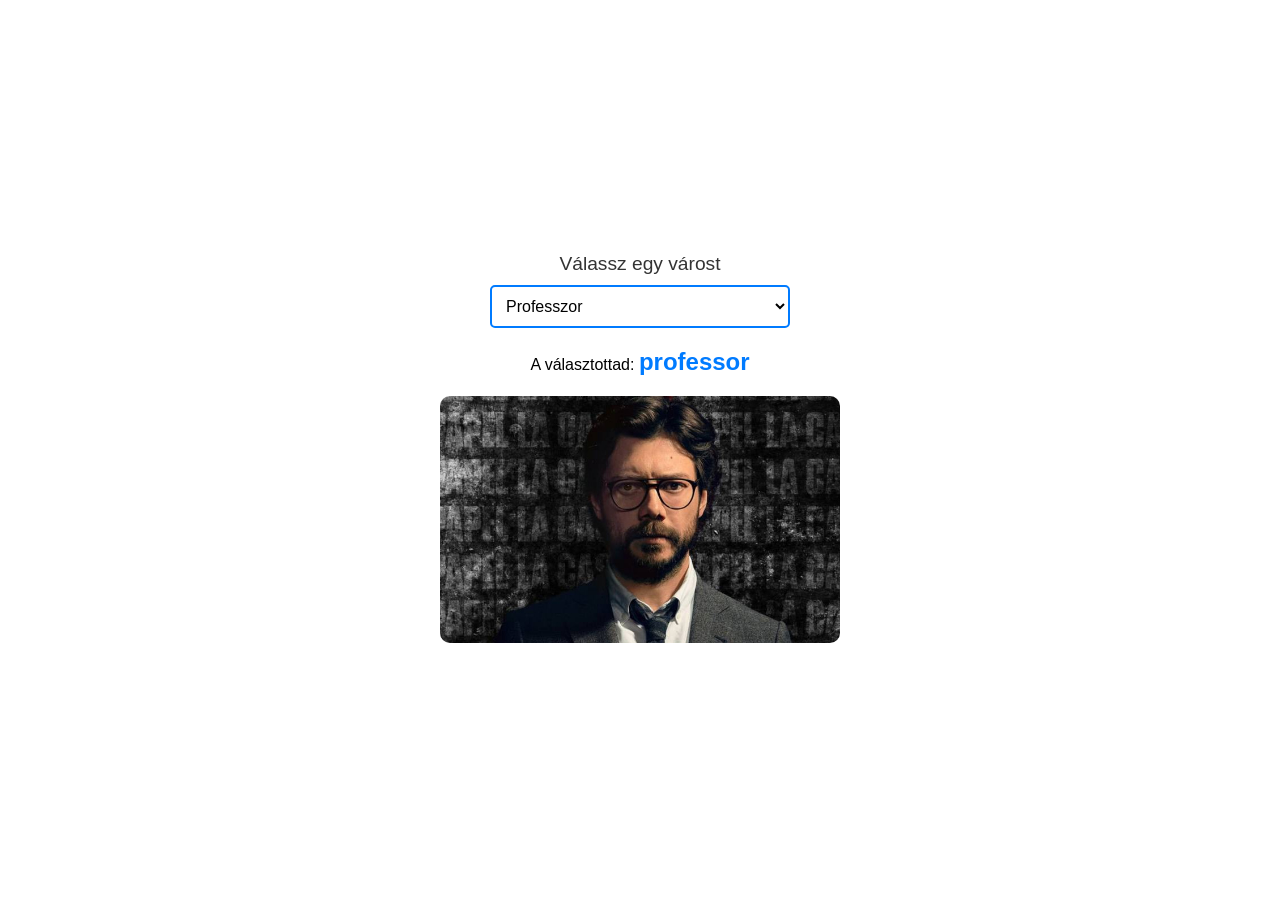
<file: 001_change_event/index.html>
<!DOCTYPE html>
<html lang="hu">

<head>
    <meta charset="UTF-8">
    <meta name="viewport" content="width=device-width, initial-scale=1.0">
    <title>Change Event</title>
    <link rel="stylesheet" href="style.css">
    <link rel="shortcut icon" href="./img/icon.svg" type="image/x-icon">
</head>

<body>
    <div class="container">
        <label for="city">Válassz egy várost</label>
        <select id="city" name="city">
            <option value="Berlin">Berlin</option>
            <option value="Tokyo">Tokyo</option>
            <option value="Rio">Rio</option>
            <option value="Nairobi">Nairobi</option>
            <option value="Lisbon">Lisszabon</option>
            <option value="Moscow">Moszkva</option>
            <option value="Denver">Denver</option>
            <option value="Stockholm">Stockholm</option>
            <option value="Helsinki">Helsinki</option>
            <option value="Professor" selected>Professzor</option>
        </select>
    </div>

    <div id="finish">
        <p>A választottad: <span id="demo">Berlin</span></p>
    
        <div id="image">
            
        </div>
    </div>

    <script src="script.js"></script>
</body>

</html>
</file>
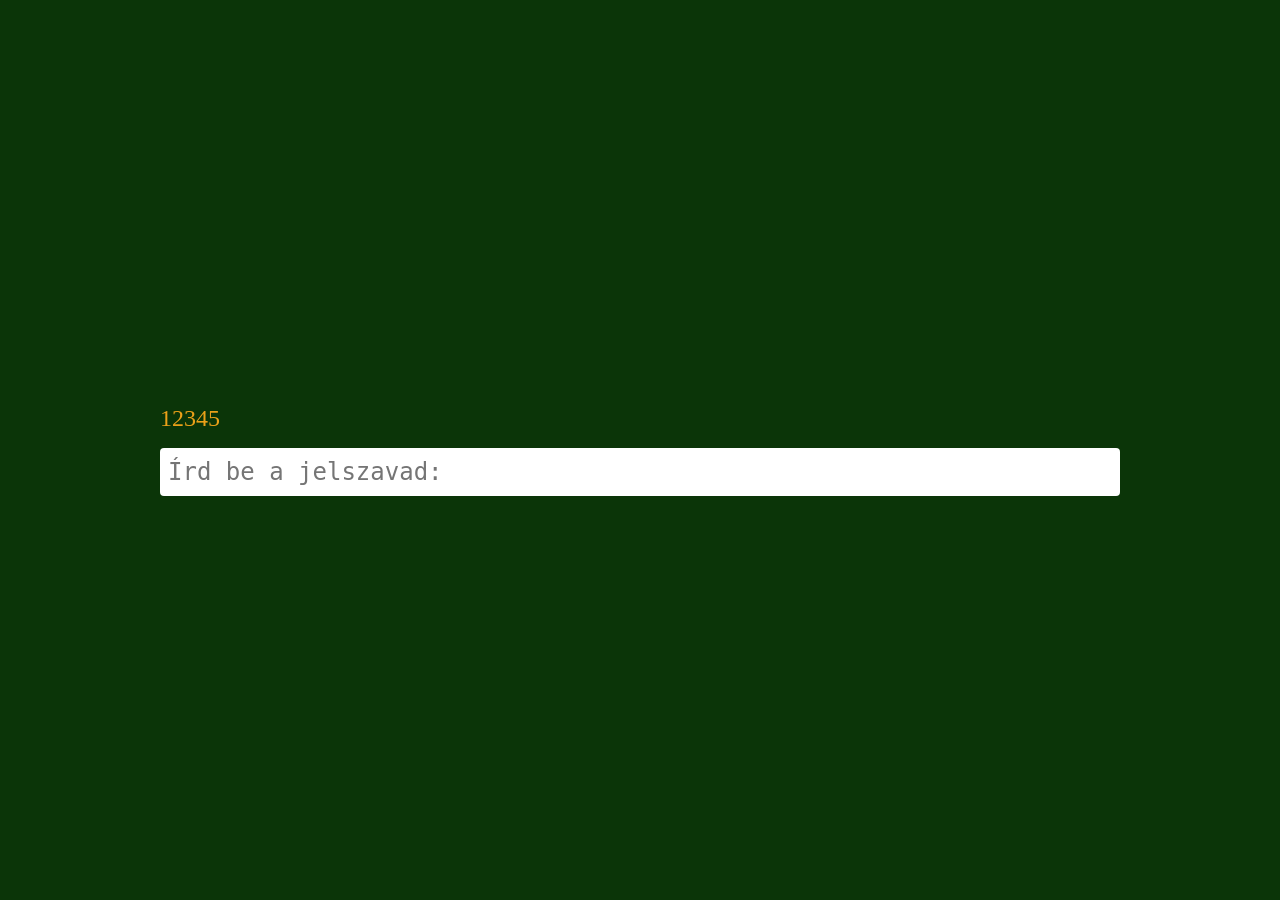
<file: 002_keypress_event/index.html>
<!DOCTYPE html>
<html lang="hu">
<head>
    <meta charset="UTF-8">
    <meta name="viewport" content="width=device-width, initial-scale=1.0">
    <title>Keypress-Keydown-Keyup event</title>
    <link rel="stylesheet" href="style.css">
</head>
<body>
    <div class="container">
        <span id="demo">12345</span>

        <textarea name="area" id="area" placeholder="Írd be a jelszavad:"></textarea>
    </div>

    <script src="script.js"></script>
</body>
</html>
</file>
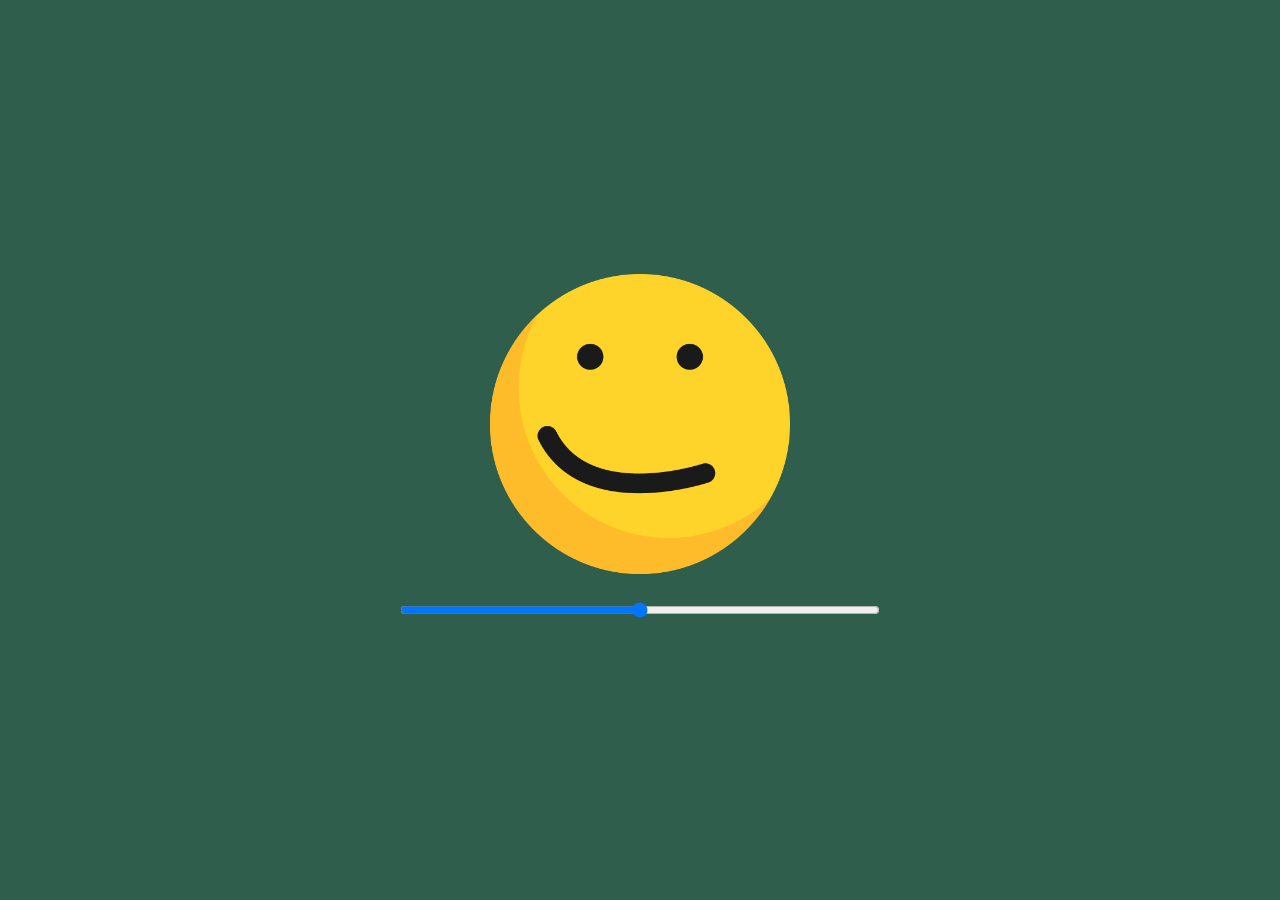
<file: 003_hangulat/index.html>
<!DOCTYPE html>
<html lang="hu">
<head>
    <meta charset="UTF-8">
    <meta name="viewport" content="width=device-width, initial-scale=1.0">
    <title>Hangulat</title>
    <link rel="stylesheet" href="style.css">
    <link rel="shortcut icon" href="./img/face.ico" type="image/x-icon">
</head>
<body>
    <div class="container">
        <img src="./img/4.png" alt="hangulat" title="hangulat" id="kep">
        <input type="range" min="0" max="6" step="1" id="csuszka">
    </div>

    <script src="./script.js">

    </script>
</body>
</html>
</file>
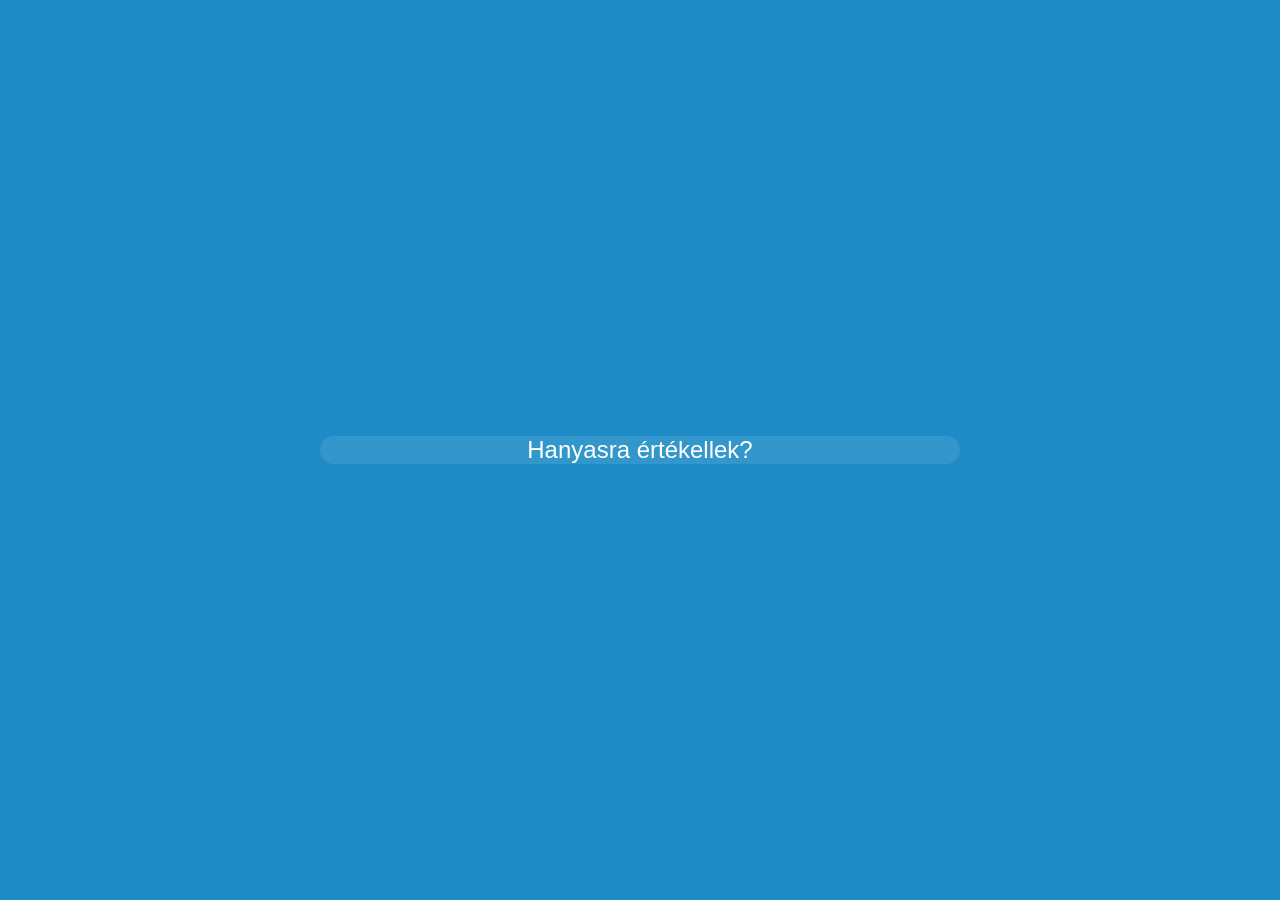
<file: 004_mouseover_event/index.html>
<!DOCTYPE html>
<html lang="hu">
<head>
    <meta charset="UTF-8">
    <meta name="viewport" content="width=device-width, initial-scale=1.0">
    <title>Mouseover - Mouseout events</title>
    <link rel="stylesheet" href="./style.css">
    <link rel="shortcut icon" href="./img/kep.jpg" type="image/x-icon">
</head>
<body>
    <div id="demo">
        <p>Hanyasra értékellek?</p>
        
    </div>

    <script src="./script.js"></script>
</body>
</html>
</file>
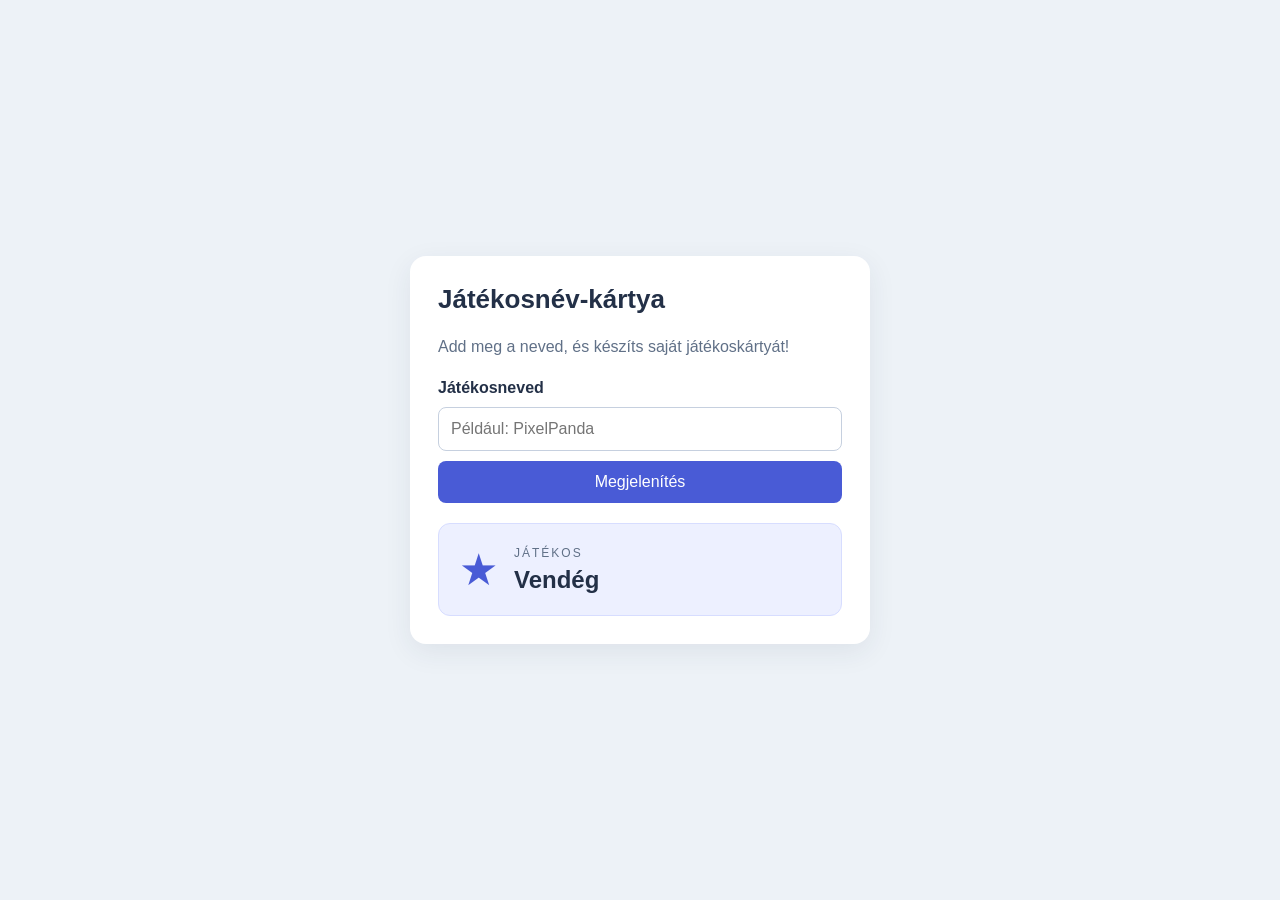
<file: 005_jatekosnev/index.html>
<!DOCTYPE html>
<html lang="hu">
<head>
    <meta charset="UTF-8">
    <meta name="viewport" content="width=device-width, initial-scale=1.0">
    <title>Játékosnév-kártya</title>
    <link rel="stylesheet" href="style.css">
</head>
<body>
    <main class="container">
        <h1>Játékosnév-kártya</h1>
        <p>Add meg a neved, és készíts saját játékoskártyát!</p>

        <div class="beallitasok">
            <label for="nev">Játékosneved</label>
            <input type="text" id="nev" placeholder="Például: PixelPanda" maxlength="20">
            <button type="button" id="gomb">Megjelenítés</button>
        </div>

        <div class="kartya">
            <span class="ikon" aria-hidden="true">★</span>
            <div>
                <p class="felirat">JÁTÉKOS</p>
                <h2 id="jatekosnev">Vendég</h2>
            </div>
        </div>
    </main>
    <script src="script.js"></script>
</body>
</html>
</file>
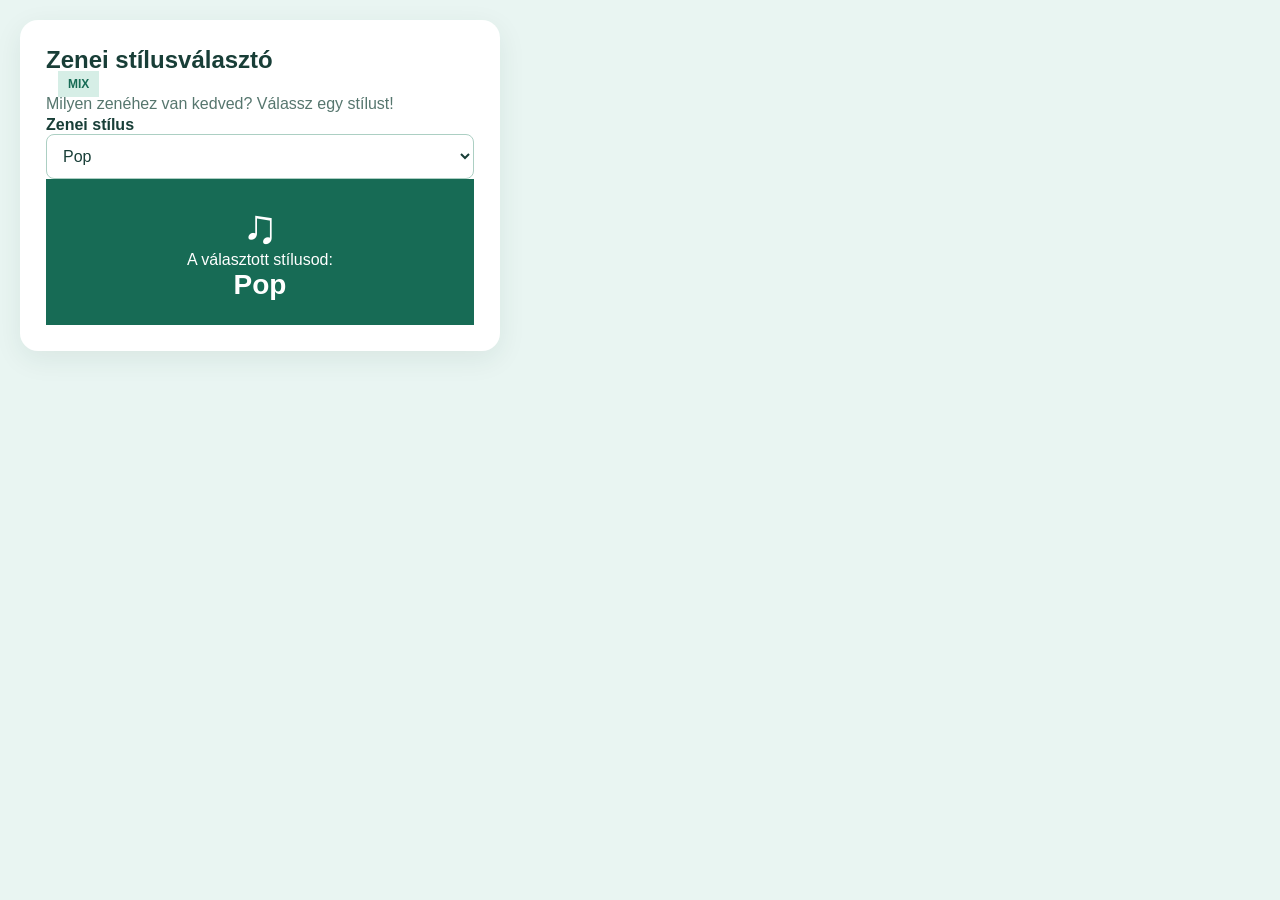
<file: 006_zenevalaszto/index.html>
<!DOCTYPE html>
<html lang="hu">
<head>
    <meta charset="UTF-8">
    <meta name="viewport" content="width=device-width, initial-scale=1.0">
    <title>Zenei stílusválasztó</title>
    <link rel="stylesheet" href="style.css">
</head>
<body>
    <main class="container">
        <header class="fejlec">
            <h1>Zenei stílusválasztó</h1>
            <span class="jelveny">MIX</span>
        </header>

        <p class="leiras">Milyen zenéhez van kedved? Válassz egy stílust!</p>

        <div class="beallitasok">
            <label for="stilus">Zenei stílus</label>
            <select id="stilus">
                <option value="Pop" selected>Pop</option>
                <option value="Rock">Rock</option>
                <option value="Jazz">Jazz</option>
                <option value="Elektronikus">Elektronikus</option>
                <option value="Klasszikus">Klasszikus</option>
            </select>
        </div>

        <section class="kartya">
            <span class="ikon" aria-hidden="true">♫</span>
            <p>A választott stílusod:</p>
            <h2 id="valasztott">Pop</h2>
        </section>
    </main>
    <script src="script.js"></script>
</body>
</html>
</file>
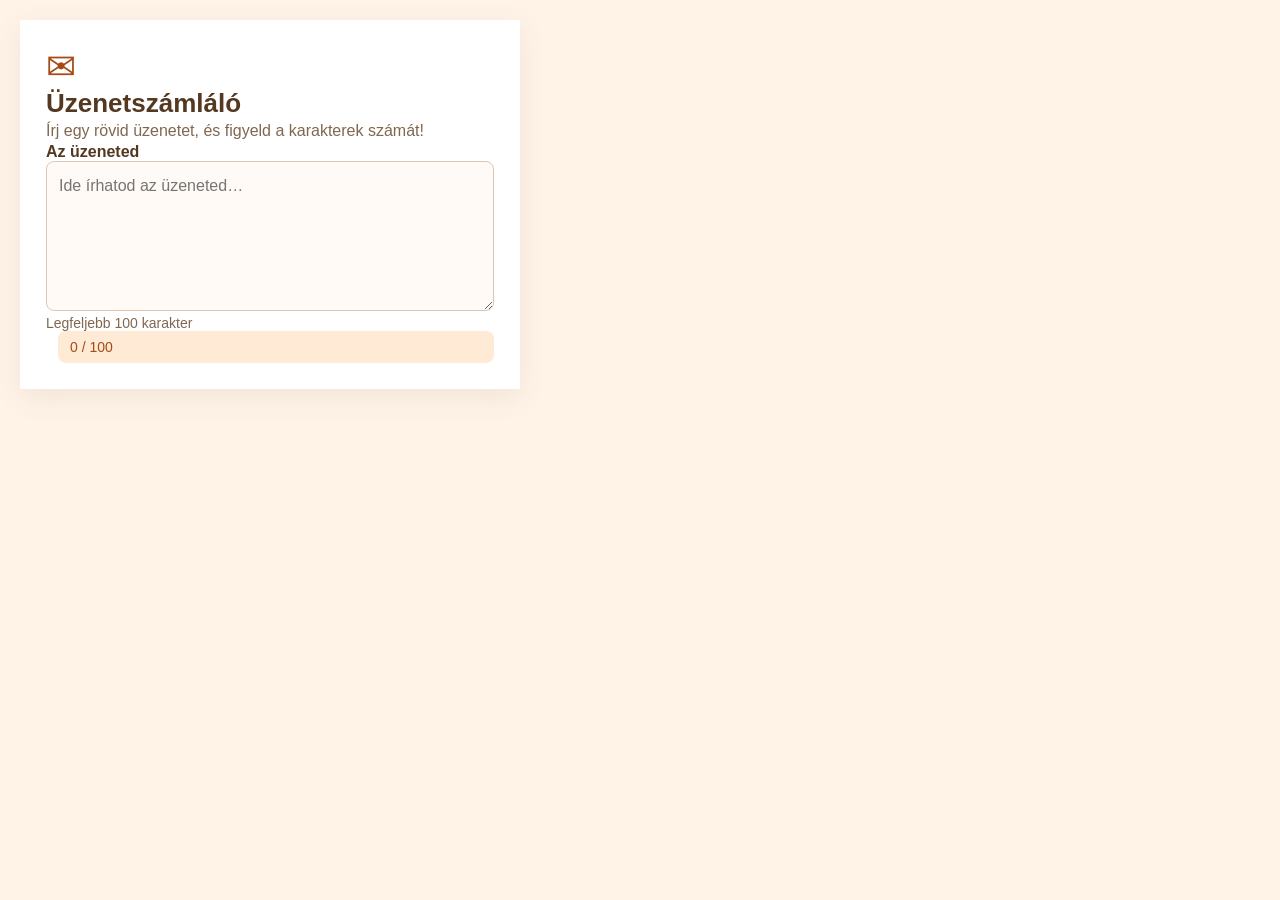
<file: 007_uzenetszamlalo/index.html>
<!DOCTYPE html>
<html lang="hu">
<head>
    <meta charset="UTF-8">
    <meta name="viewport" content="width=device-width, initial-scale=1.0">
    <title>Üzenetszámláló</title>
    <link rel="stylesheet" href="style.css">
</head>
<body>
    <main class="container">
        <header class="fejlec">
            <span class="ikon" aria-hidden="true">✉</span>
            <h1>Üzenetszámláló</h1>
        </header>

        <p class="leiras">Írj egy rövid üzenetet, és figyeld a karakterek számát!</p>

        <div class="szerkeszto">
            <label for="uzenet">Az üzeneted</label>
            <textarea id="uzenet" maxlength="100" placeholder="Ide írhatod az üzeneted…"></textarea>
        </div>

        <div class="info">
            <p>Legfeljebb 100 karakter</p>
            <p class="szamlalo"><span id="darab">0</span> / 100</p>
        </div>
    </main>
    <script src="script.js"></script>
</body>
</html>
</file>
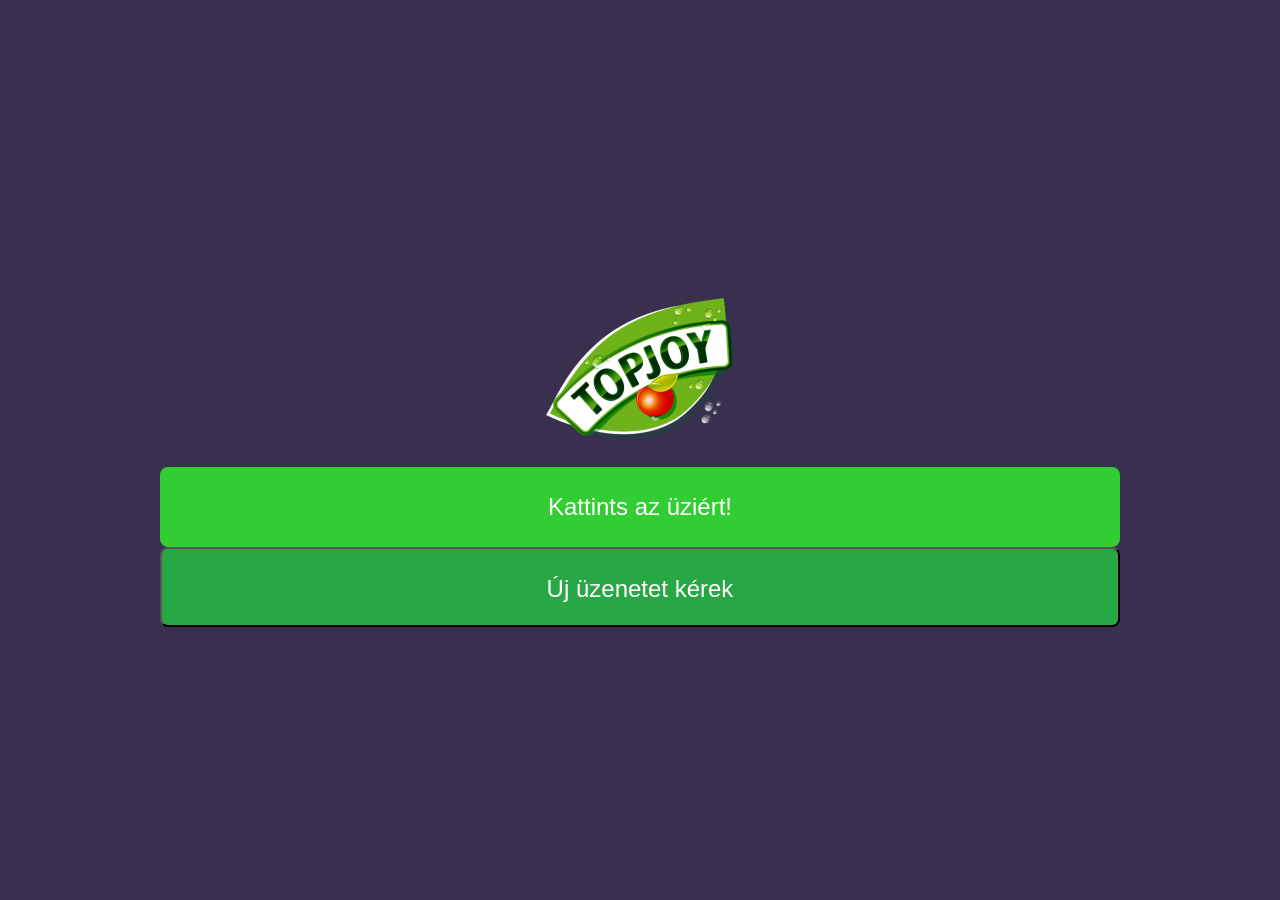
<file: 008_topjoy/index.html>
<!DOCTYPE html>
<html lang="hu">
<head>
    <meta charset="UTF-8">
    <meta name="viewport" content="width=device-width, initial-scale=1.0">
    <title>TopJoy</title>
    <link rel="stylesheet" href="./style.css">
    <link rel="sortcut icon" href="./topjoy.ico" type="image/x-icon">
</head>
<body>
    <div class="container">
        <div class="image-container">
            <img src="./topjoy.png" alt="topjoy" title="topyjoy" class="img-fluid">
        </div>

        <div class="message-box"> 
            Kattints az üziért!
        </div>

        <button class="custom-button" type="button">
            Új üzenetet kérek
        </button>
    </div>
</body>
</html>
</file>
<file: 001_change_event/style.css>
* {
    margin: 0;
    padding: 0;
    box-sizing: border-box;
}

body {
    font-family: Arial, Helvetica, sans-serif;
    display: flex;
    align-items: center;
    justify-content: center;
    height: 100vh;
    flex-direction: column;
}

.container {
    margin-bottom: 20px;
    text-align: center;
    width: 75%;
}

label {
    font-size: 1.2rem;
    margin-bottom: 10px;
    display: block;
    color: #333333;
}

select {
    padding: 10px;
    font-size: 1rem;
    border-radius: 5px;
    border: 2px solid #007BFF;
    background-color: #FFFFFF;
    cursor: pointer;
    width: 100%;
    max-width: 300px;
    display: block;
    margin: 0 auto;
}

#finish {
    text-align: center;
    max-width: 800px;
    width: 100%;
    margin: 0 auto;
}

#demo {
    font-size: 1.5rem;
    color: #007BFF;
    font-weight: bold;
    margin-top: 20px;
}

#image img {
    margin-top: 20px;
    max-width: 50%;
    height: auto;
    border-radius: 10px;
}

@media (max-width: 768px) {
    select {
        max-width: 100%;
    }

    #image img {
        max-width: 80%;
    }
}

@media (max-width: 480px) {
    #demo {
        font-size: 1.2rem;
    }

    #image img {
        max-width: 90%;
    }
}
</file>
<file: 002_keypress_event/style.css>
* {
    margin: 0;
    padding: 0;
    box-sizing: border-box;
}

html {
    font-size: 16px;
}

body {
    background: #0B3508;
    color: #EBA119;
    height: 100vh; /* vh = viewport height */
    display: flex;
    justify-content: center; /* vízszintes igazítás flex-nél és gridnél */
    align-items: center; /* függőleges igazítás flex-nél és gridnél, ehhez mindenképp kell a height: 100vh */
    font-size: 1.5rem; /* rem = ez a gyökér elemhez viszonyítja a méretet, az alapértelmezett a html-ben 16px. A 1.5rem = 16 * 1.5 = 24px */
}

.container {
    /* border: 10px solid black; */
    width: 75%;
    display: flex;
    flex-direction: column;
    gap: 1rem;
}

textarea {
    border-radius: 0.25rem;
    border: none;
    height: 3rem;
    line-height: 3rem;
    font-size: 1.5rem;
    text-indent: 0.5rem;
    outline: none;
    resize: none;
}
</file>
<file: 003_hangulat/style.css>
* {
    margin: 0;
    padding: 0;
    box-sizing: border-box;
}

html {
    font-size: 16px;
}

body {
    /* border: 3px solid red; */
    background-color: #2F5E4D;
    min-height: 100vh; /* viewport height */
    display: flex;
    justify-content: center;
    align-items: center;
    
}

.container {
    width: 75%;
    /* border: 2px solid red; */
    display: flex;
    flex-direction: column;
    justify-content: center;
    align-items: center;
    gap: 1.25rem;
}

.container > img {
    height: 300px;
}

.container > input {
    width: 50%;
    height: 2rem;
    background: #CCCCCC;
    border-radius: 5rem;
    color: #FFFFFF;
}
</file>
<file: 004_mouseover_event/style.css>
* {
    margin: 0;
    padding: 0;
    box-sizing: border-box;
}

html {
    font-size: 16px;
}

body {
    font-family: Arial, Helvetica, sans-serif;
    background: #1D8BC5;
    color: white;
    font-size: 1.5rem;
    display: flex;
    justify-content: center;
    align-items: center;
    min-height: 100vh;
    user-select: none;
}

#demo {
    /* border: 2px solid purple; */
    width: 50%;
    min-height: 50%;
    display: flex;
    justify-content: center;
    align-content: center;
    background: #FFFFFF1A;
    border-radius: 1rem;
    overflow: hidden;
    cursor: pointer;
}

#demo > img {
    max-height: 80%;
    max-width: 80%;
    border-radius: 0.75rem;
    border: 1px solid black;
    object-fit: contain;
}
</file>
<file: 005_jatekosnev/style.css>
* {
    margin: 0;
    padding: 0;
    box-sizing: border-box;
}

body {
    font-family: Arial, Helvetica, sans-serif;
    background: #edf2f7;
    color: #233047;
    min-height: 100vh;
    padding: 20px;
    display: flex;
    justify-content: center;
    align-items: center;
    /* FELADAT: A fő doboz középre igazítása flexszel. */
}

.container {
    width: 100%;
    max-width: 460px;
    padding: 28px;
    background: white;
    box-shadow: 0 8px 28px #23304714;
    border-radius: 16px;
    display: flex;
    flex-direction: column;
    gap: 20px;
    
    /* FELADAT: Függőleges flex elrendezés, 20px térköz. */
    /* FELADAT: 16px-es sarokkerekítés. */
}

h1 {
    font-size: 26px;
}

.container > p {
    color: #607087;
    line-height: 1.5;
}

.beallitasok {
    display: flex;
    flex-direction: column;
    gap: 10px;
    /* FELADAT: Függőleges flex elrendezés, 10px térköz. */
}

label {
    font-weight: bold;
}

input {
    width: 100%;
    min-width: 0;
    padding: 12px;
    border: 1px solid #c6d0df;
    border-radius: 8px;
    font: inherit;
}

button {
    padding: 12px 18px;
    border: none;
    border-radius: 8px;
    background: #495bd6;
    color: white;
    font: inherit;
    cursor: pointer;
    /* FELADAT: Mutató kéz alakú egérkurzor. */
}

.kartya {
    background: #edf0ff;
    border: 1px solid #d7ddff;
    border-radius: 12px;
    padding: 20px;
    display: flex;
    flex-direction: row;
    align-items: center;
    gap: 16px;
    /* FELADAT: Vízszintes flex elrendezés, függőleges középre igazítás, 16px térköz. */
}

.ikon {
    color: #495bd6;
    font-size: 44px;
}

.felirat {
    color: #607087;
    font-size: 12px;
    letter-spacing: 2px;
    margin-bottom: 6px;
}

#jatekosnev {
    font-size: 24px;
    overflow-wrap: anywhere;
}

.kartya > div {
    min-width: 0;
}
</file>
<file: 006_zenevalaszto/style.css>
* {
    margin: 0;
    padding: 0;
    box-sizing: border-box;
}

body {
    font-family: Arial, Helvetica, sans-serif;
    background: #e9f5f2;
    color: #183e37;
    min-height: 100vh;
    padding: 20px;
    /* FELADAT: Flexszel igazítsd középre a fő dobozt mindkét irányban! */
}

.container {
    width: 100%;
    max-width: 480px;
    padding: 26px;
    background: white;
    border-radius: 18px;
    box-shadow: 0 8px 28px #183e3714;
    /* FELADAT: Függőleges flex elrendezés, 20px térközzel. */
}

.fejlec {
    /* FELADAT: Vízszintes flex elrendezés, függőleges középre igazítás.
       A cím balra, a MIX jelvény jobbra kerüljön, a köztük maradó
       szabad helyet oszd el! */
}

h1 {
    font-size: 24px;
}

.jelveny {
    padding: 6px 10px;
    background: #d6eee6;
    color: #176b55;
    font-size: 12px;
    font-weight: bold;
    margin-left: 12px;
}

.leiras {
    color: #56766e;
    line-height: 1.5;
}

.beallitasok {
    /* FELADAT: Függőleges flex elrendezés, 10px térközzel. */
}

label {
    font-weight: bold;
}

select {
    width: 100%;
    padding: 12px;
    border: 1px solid #accfc3;
    border-radius: 8px;
    background: white;
    color: #183e37;
    font: inherit;
    /* FELADAT: Mutató kéz alakú egérkurzor. */
}

.kartya {
    background: #176b55;
    color: white;
    padding: 24px;
    text-align: center;
    /* FELADAT: Függőleges flex elrendezés, vízszintesen középre
       igazított gyermekelemekkel, 12px térközzel. */
    /* FELADAT: 12px-es sarokkerekítés. */
}

.ikon {
    font-size: 48px;
    line-height: 1;
}

#valasztott {
    font-size: 28px;
}
</file>
<file: 007_uzenetszamlalo/style.css>
* {
    margin: 0;
    padding: 0;
    box-sizing: border-box;
}

body {
    font-family: Arial, Helvetica, sans-serif;
    background: #fff3e7;
    color: #543820;
    min-height: 100vh;
    padding: 20px;
    /* FELADAT: Flexszel igazítsd középre a fő dobozt mindkét irányban! */
}

.container {
    width: 100%;
    max-width: 500px;
    padding: 26px;
    background: white;
    box-shadow: 0 8px 28px #54382014;
    /* FELADAT: Függőleges flex elrendezés, 20px térközzel. */
    /* FELADAT: 16px-es sarokkerekítés. */
}

.fejlec {
    /* FELADAT: Vízszintes flex elrendezés, függőleges középre
       igazítás, 12px térköz. */
}

.ikon {
    font-size: 36px;
    color: #a64a13;
}

h1 {
    font-size: 26px;
}

.leiras {
    color: #806750;
    line-height: 1.5;
}

.szerkeszto {
    /* FELADAT: Függőleges flex elrendezés, 10px térközzel. */
}

label {
    font-weight: bold;
}

textarea {
    width: 100%;
    min-height: 150px;
    padding: 12px;
    border: 1px solid #ddc6b3;
    border-radius: 8px;
    background: #fffaf5;
    color: #543820;
    font: inherit;
    line-height: 1.5;
    resize: vertical;
}

.info {
    color: #806750;
    font-size: 14px;
    /* FELADAT: Vízszintes flex elrendezés, függőleges középre
       igazítás. A két felirat a sor két szélére kerüljön! */
}

.szamlalo {
    padding: 8px 12px;
    border-radius: 8px;
    background: #ffead6;
    color: #a64a13;
    white-space: nowrap;
    margin-left: 12px;
    /* FELADAT: Félkövér betűvastagság. */
}
</file>
<file: 008_topjoy/style.css>
* {
    margin: 0;
    padding: 0;
    box-sizing: border-box;
}

html {
    font-size: 16px;
}

body {
    background-color: rgb(57, 47, 79);
    color: white;
    font-family: Arial, Helvetica, sans-serif;
    display: flex;
    justify-content: center;
    align-items: center;
    min-height: 100vh;
}

.container {
    /* border: 1px solid white; */
    width: 75%;
    display: flex;
    flex-direction: column;
    align-items: center;
}

.img-container {
    margin-bottom: 1rem;
}

.img-fluid {
    width: 100%;
    height: auto;
}

.message-box,
.custom-button {
    color: white;
    width: 100%;
    height: 5rem;
    text-align: center;
    line-height: 5rem;
    border-radius: 0.5rem;
    font-size: 1.5rem;
}

.message-box {
    background: limegreen;
}

.custom-button {
    background: #28A745;
    cursor: pointer;
    transition: filter ease .5s;
}

.custom-button:hover {
    filter: grayscale(50%);
}
</file>
